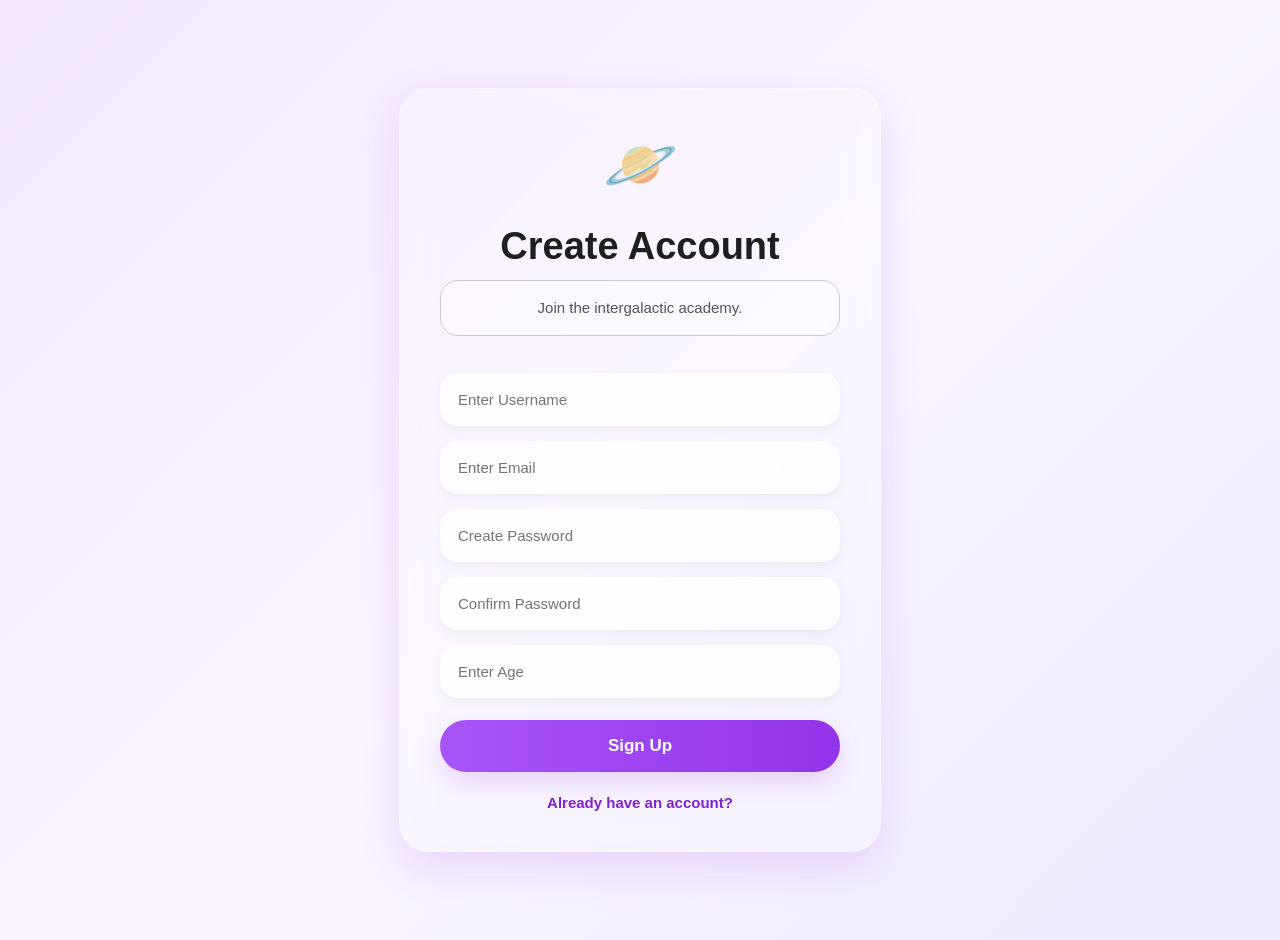
<file: index.html>
<!DOCTYPE html>
<html>
    <!DOCTYPE html>
<html>
    <head>
        <title>CosmoQuiz</title>
        <meta charset = "UTF-8"> <!--Supports all characters-->
        <meta name="viewport" content="width=device-width, initial-scale=1.0"> <!--Responsive Designing-->
        <link rel="stylesheet" href="styling.css"> <!--External Linking of CSS file-->
        <link rel="icon" type="image/png" href="favicon.png"> <!--Favicon-->
    </head>
    <body>

        <div class="login-container">

            <div id="messageBox" class="message-box"></div>

            <div class="login-card">

                <div class="login-icon">🪐</div>

                <h1>Create Account</h1>
                <p>Join the intergalactic academy.</p>
                
                <input type="text" id="signupUsername" placeholder="Enter Username">

                <input type="email" id="signupEmail" placeholder="Enter Email">
                
                <input type="password" id="signupPassword" placeholder="Create Password">

                <input type="password" id="confirmPassword" placeholder="Confirm Password">

                <input type="number" id="signupAge" placeholder="Enter Age">

                <button onclick="signupUser()">
                    Sign Up
                </button>

                <div class="auth-links">
                    <a href="02_LOGIN_PAGE_@.html">Already have an account?</a>
                </div>
            </div>
        </div>

       <script>

function showMessage(text){

    let box =
    document.getElementById("messageBox");

    box.innerHTML = text;

    box.classList.add("show");

    setTimeout(function(){

        box.classList.remove("show");

    },3000);
}

function signupUser(){

    let username = document.getElementById("signupUsername").value;

    let email = document.getElementById("signupEmail").value;

    let password = document.getElementById("signupPassword").value;

    let confirmPassword = document.getElementById("confirmPassword").value;

    let age = document.getElementById("signupAge").value;

    // EMPTY FIELDS
    if(username === "" || email === "" || password === "" || confirmPassword === "" || age === ""){

        showMessage(
            "Please fill all fields ⚠️"
        );

        return;
    }

    if(password !== confirmPassword){
        showMessage(
            "Passwords do not match ❌"
        );
        return;
    }

    // SAVE ACCOUNT
    localStorage.setItem('username',username);
    
    localStorage.setItem("email", email);

    localStorage.setItem("password", password);

    localStorage.setItem("age", age);

    showMessage(
        "Account Created Successfully 🚀"
    );

    setTimeout(function(){

        window.location.href =
        "02_LOGIN_PAGE_@.html";

    },1500);
}

</script>
    </body>
</html>
</file>
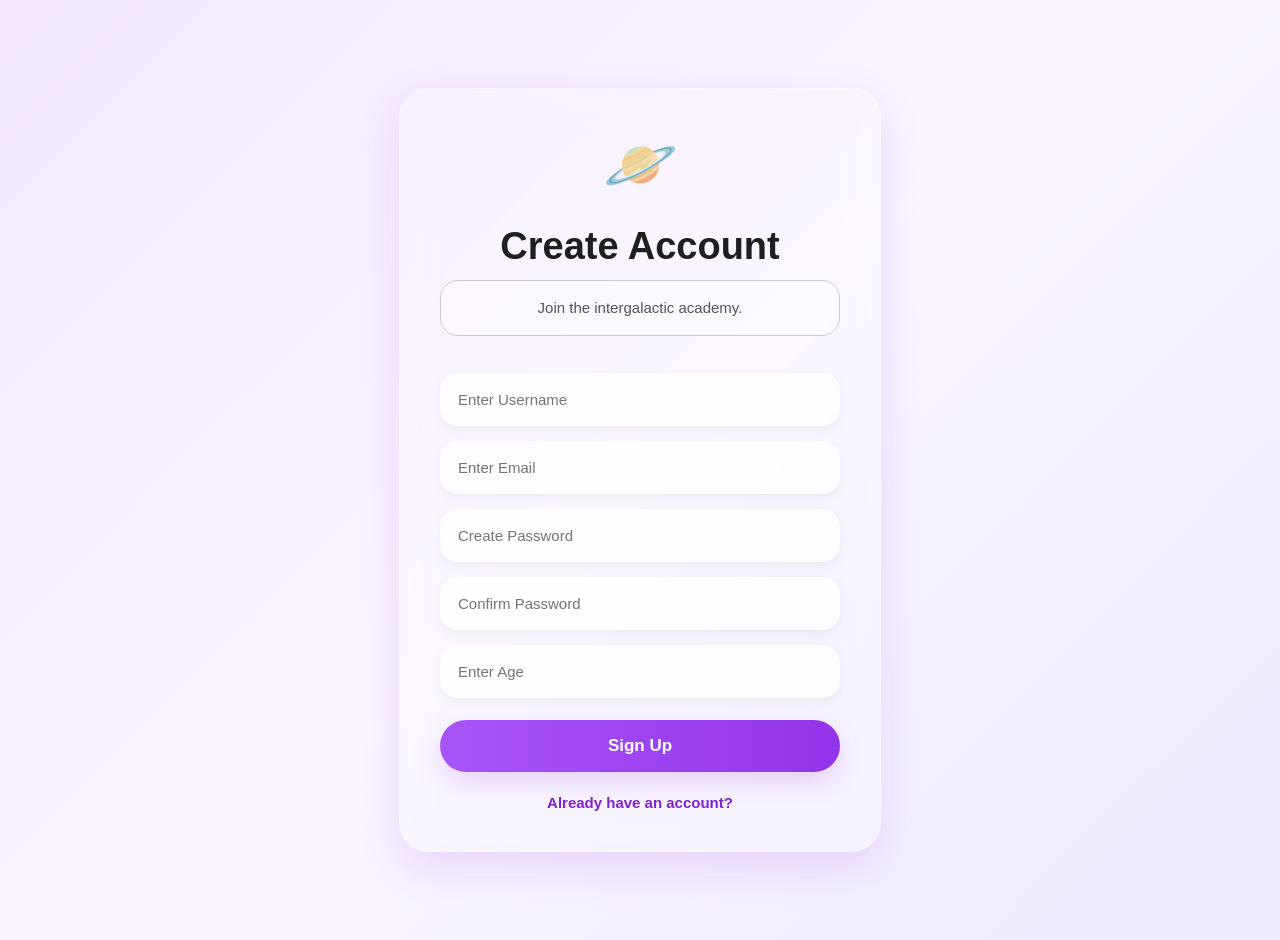
<file: 01_SIGN_UP_PAGE_@.html>
<!DOCTYPE html>
<html>
    <!DOCTYPE html>
<html>
    <head>
        <title>CosmoQuiz</title>
        <meta charset = "UTF-8"> <!--Supports all characters-->
        <meta name="viewport" content="width=device-width, initial-scale=1.0"> <!--Responsive Designing-->
        <link rel="stylesheet" href="styling.css"> <!--External Linking of CSS file-->
        <link rel="icon" type="image/png" href="favicon.png"> <!--Favicon-->
    </head>
    <body>

        <div class="login-container">

            <div id="messageBox" class="message-box"></div>

            <div class="login-card">

                <div class="login-icon">🪐</div>

                <h1>Create Account</h1>
                <p>Join the intergalactic academy.</p>
                
                <input type="text" id="signupUsername" placeholder="Enter Username">

                <input type="email" id="signupEmail" placeholder="Enter Email">
                
                <input type="password" id="signupPassword" placeholder="Create Password">

                <input type="password" id="confirmPassword" placeholder="Confirm Password">

                <input type="number" id="signupAge" placeholder="Enter Age">

                <button onclick="signupUser()">
                    Sign Up
                </button>

                <div class="auth-links">
                    <a href="02_LOGIN_PAGE_@.html">Already have an account?</a>
                </div>
            </div>
        </div>

       <script>

function showMessage(text){

    let box =
    document.getElementById("messageBox");

    box.innerHTML = text;

    box.classList.add("show");

    setTimeout(function(){

        box.classList.remove("show");

    },3000);
}

function signupUser(){

    let username = document.getElementById("signupUsername").value;

    let email = document.getElementById("signupEmail").value;

    let password = document.getElementById("signupPassword").value;

    let confirmPassword = document.getElementById("confirmPassword").value;

    let age = document.getElementById("signupAge").value;

    // EMPTY FIELDS
    if(username === "" || email === "" || password === "" || confirmPassword === "" || age === ""){

        showMessage(
            "Please fill all fields ⚠️"
        );

        return;
    }

    if(password !== confirmPassword){
        showMessage(
            "Passwords do not match ❌"
        );
        return;
    }

    // SAVE ACCOUNT
    localStorage.setItem('username',username);
    
    localStorage.setItem("email", email);

    localStorage.setItem("password", password);

    localStorage.setItem("age", age);

    showMessage(
        "Account Created Successfully 🚀"
    );

    setTimeout(function(){

        window.location.href =
        "02_LOGIN_PAGE_@.html";

    },1500);
}

</script>
    </body>
</html>
</file>
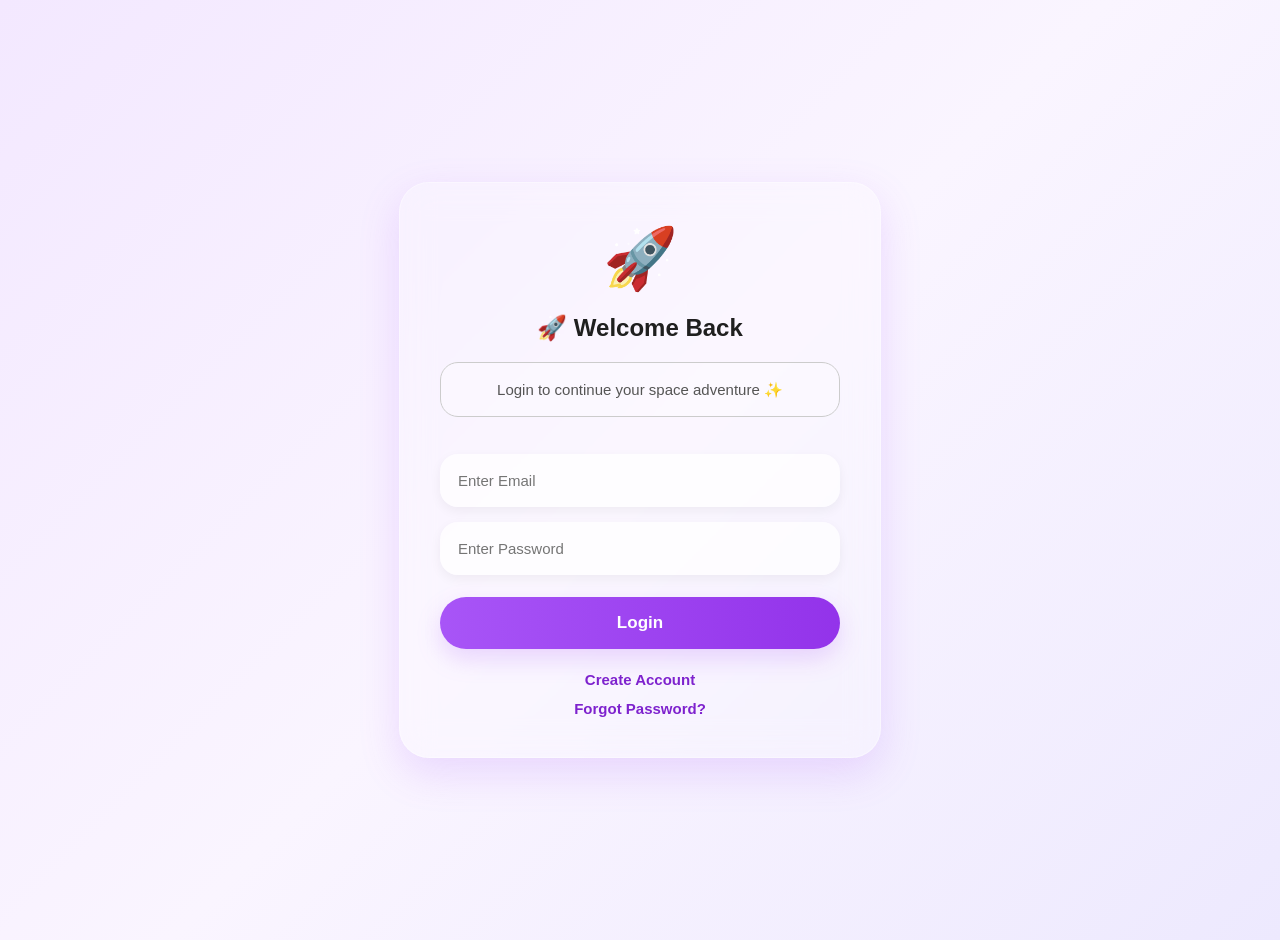
<file: 02_LOGIN_PAGE_@.html>
<!DOCTYPE html>
<html>
    <head>
         <title>Login - CosmoQuiz</title>
        <meta charset = "UTF-8"> <!--Supports all characters-->
        <meta name="viewport" content="width=device-width, initial-scale=1.0"> <!--Responsive Designing-->
        <link rel="stylesheet" href="styling.css"> <!--External Linking of CSS file-->
        <link rel="icon" type="image/png" href="favicon.png"> <!--Favicon-->
    </head>
    <body>
        <div class="login-container">

             <div id="messageBox" class="message-box"></div>

            <div class="login-card">
                <div class="login-icon">🚀</div>
                <h2>🚀 Welcome Back</h2>
                <p>Login to continue your space adventure ✨</p>

                <input type="email" id="email" placeholder="Enter Email">

                <input type="password" id="password" placeholder="Enter Password">

                <button onclick="loginUser()">Login</button>

                <div class="auth-links">
                    <a href="01_SIGN_UP_PAGE_@.html">Create Account</a>
                    <a href="03_FORGOT_PASSWORD_PAGE_@.html">Forgot Password?</a>
                </div>

            </div>

        </div>
        <script>

function showMessage(text){

    let box =
    document.getElementById("messageBox");

    box.innerHTML = text;

    box.classList.add("show");

    setTimeout(function(){

        box.classList.remove("show");

    },3000);
}

function loginUser(){

    let email = document.getElementById("email").value;

    let password = document.getElementById("password").value;

    let savedEmail = localStorage.getItem("email");

    let savedPassword = localStorage.getItem("password");

    let savedUsername = localStorage.getItem("username");

    // CHECK ACCOUNT
    if(savedEmail == null){

        showMessage("Please Sign Up First 🚀");

        setTimeout(function(){

            window.location.href =
            "01_SIGN_UP_PAGE_@.html";

        },1500);

        return;
    }

    // LOGIN SUCCESS
    if(email === savedEmail &&
       password === savedPassword){

        let savedUsername = localStorage.getItem("username");

        sessionStorage.setItem("username",savedUsername);

        showMessage("Login Successful 🚀");

        setTimeout(function(){

            window.location.href =
            "04_Home_page.html";

        },1500);
    }

    // WRONG DETAILS
    else{

        showMessage(
            "Invalid Email or Password ❌"
        );
    }
}
</script>
    </body>
</html>
</file>
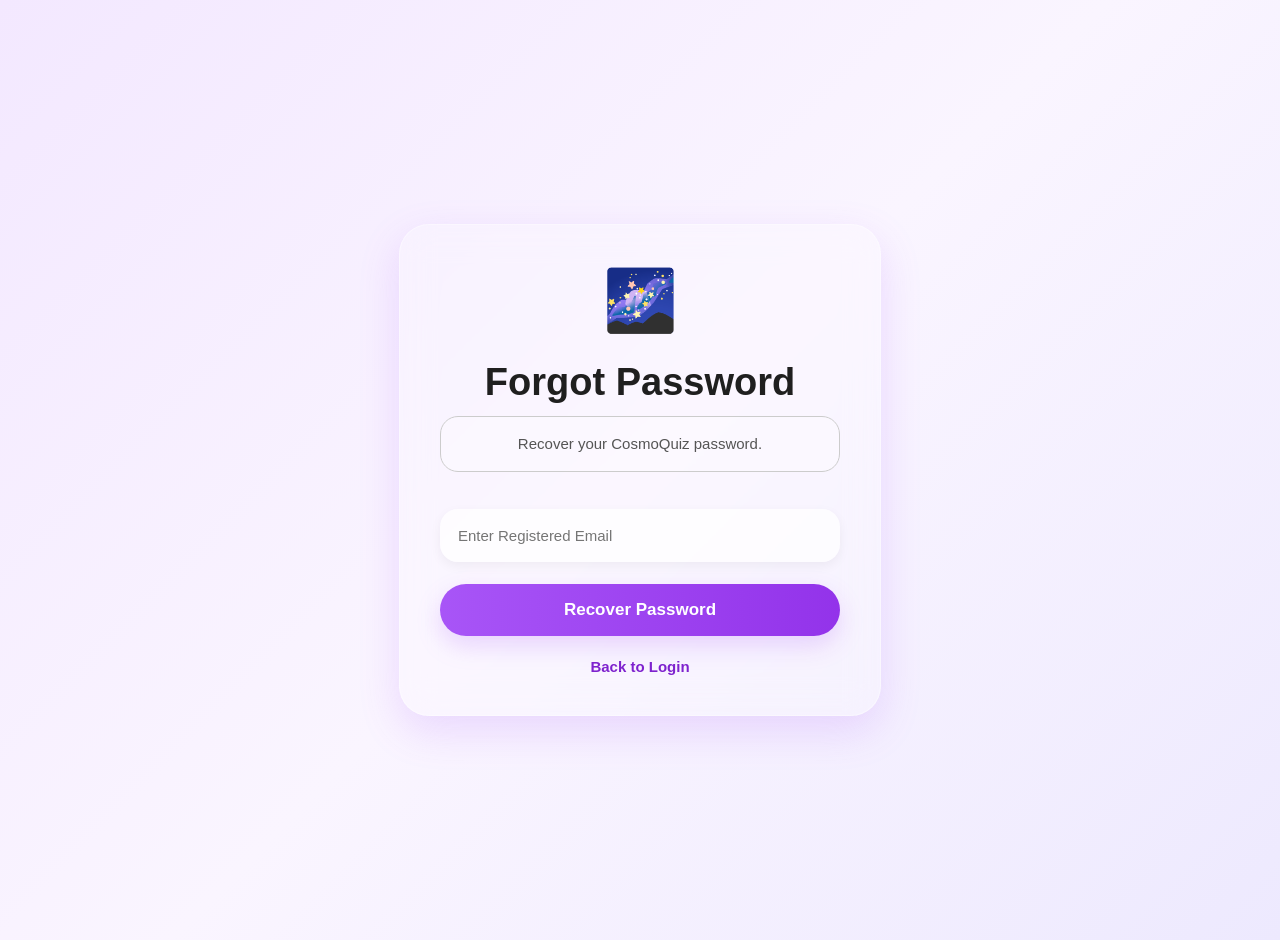
<file: 03_FORGOT_PASSWORD_PAGE_@.html>
<!DOCTYPE html>
<html>
    <head>
        <title>CosmoQuiz</title>
        <meta charset = "UTF-8"> <!--Supports all characters-->
        <meta name="viewport" content="width=device-width, initial-scale=1.0"> <!--Responsive Designing-->
        <link rel="stylesheet" href="styling.css"> <!--External Linking of CSS file-->
        <link rel="icon" type="image/png" href="favicon.png"> <!--Favicon-->
    </head>
    <body>

        <div class="login-container">

            <div id="messageBox" class="message-box"></div>

            <div id="resetPopup" class="reset-popup">

    <div class="reset-card">

        <h2>🔐 Reset Password</h2>

        <input type="password" id="newPassword" placeholder="Enter New Password">

        <button onclick="saveNewPassword()">
            Update Password
        </button>

    </div>

</div>

            <div class="login-card">

                <div class="login-icon">🌌</div>

                <h1>Forgot Password</h1>

                <p>Recover your CosmoQuiz password.</p>

                <input type="email" id="forgotEmail" placeholder="Enter Registered Email">

                <button onclick="recoverPassword()">
                    Recover Password
                </button>

                <div class="auth-links">
                    <a href="02_LOGIN_PAGE_@.html">Back to Login</a>
                </div>
            </div>
        </div>

        <script>

function showMessage(text){

    let box =
    document.getElementById("messageBox");

    box.innerHTML = text;

    box.classList.add("show");

    setTimeout(function(){

        box.classList.remove("show");

    },3000);
}

// OPEN RESET POPUP
function recoverPassword(){

    let email =
    document.getElementById("forgotEmail").value;

    let savedEmail =
    localStorage.getItem("email");

    // EMAIL FOUND
    if(email === savedEmail){

        document
        .getElementById("resetPopup")
        .classList.add("show");
    }

    // EMAIL NOT FOUND
    else{

        showMessage(
            "Email Not Found ❌"
        );
    }
}

// SAVE PASSWORD
function saveNewPassword(){

    let newPassword =
    document.getElementById("newPassword").value;

    if(newPassword === ""){

        showMessage(
            "Enter New Password ⚠️"
        );

        return;
    }

    localStorage.setItem(
        "password",
        newPassword
    );

    document
    .getElementById("resetPopup")
    .classList.remove("show");

    showMessage(
        "Password Updated Successfully 🚀"
    );

    setTimeout(function(){

        window.location.href =
        "02_LOGIN_PAGE_@.html";

    },1500);
}

</script>
        
    </body>
</html>
</file>
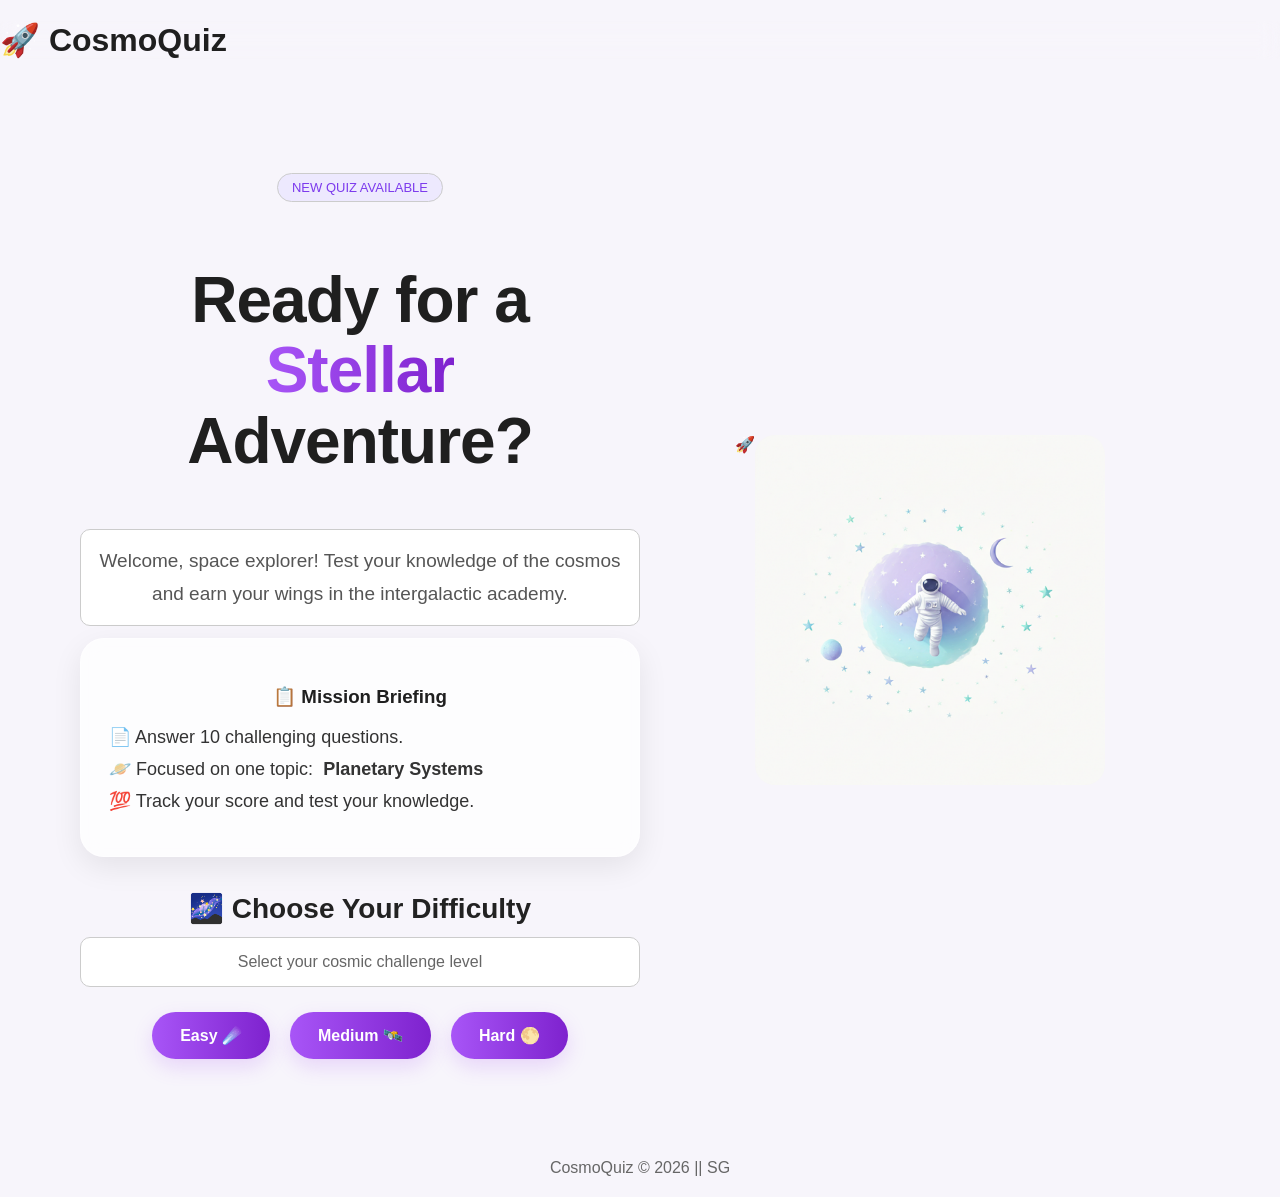
<file: 04_Home _page.html>
<!DOCTYPE html>
<html>
    <head>
        <title>CosmoQuiz</title>
        <meta charset = "UTF-8"> <!--Supports all characters-->
        <meta name="viewport" content="width=device-width, initial-scale=1.0"> <!--Responsive Designing-->
        <link rel="stylesheet" href="styling.css"> <!--External Linking of CSS file-->
        <link rel="icon" type="image/png" href="favicon.png"> <!--Favicon-->
    </head>

    <body>
        <header class="navbar">
            <h1>🚀 CosmoQuiz</h1>
        </header>
        <!--MAIN HOME SECTION-->
        <section class="home"> 
            <div class="home-left"> <!--LEFT SIDE CONTENT-->
                <p class="badge">NEW QUIZ AVAILABLE</p> <!--BADGE-->

                <h1>
                    Ready for a <br><span>Stellar</span><br>
                    Adventure? 
                </h1>
                <!--INTRO PARA-->
                <p class="introduction">
                    Welcome, space explorer! Test your knowledge of the cosmos and earn your wings in the intergalactic academy.
                </p>


                <div class="card">
                    <h3>📋 Mission Briefing</h3>
                    <ul>
                        <!--LIST OF INSTRUCTIONS-->
                        <li>📄 Answer 10 challenging questions.</li>
                        <li>🪐 Focused on one topic: <b>Planetary Systems</b></li>
                        <li>💯 Track your score and test your knowledge.</li>
                    </ul>
                </div>

                <div class="difficulty-section">

                    <h3 class="difficulty-title">
                         🌌 Choose Your Difficulty
                    </h3>

                    <p class="difficulty-subtitle">
                        Select your cosmic challenge level
                    </p>
                    <div class="difficulty-buttons">
                        <button onclick="setDifficulty('easy')">
                             Easy ☄️
                        </button>

                        <button onclick="setDifficulty('medium')">
                            Medium 🛰️
                        </button>

                        <button onclick="setDifficulty('hard')">
                            Hard 🌕
                        </button>

    </div>

</div>
                
            </div>

            <!--RIGHT SIDE BUTTON-->
            <div class="home-right">
                <div class="planet">🚀</div>
                <img src="astronaut.png" class="home-image">
            </div>
        </section>
        <script>
            function setDifficulty(level){
                sessionStorage.setItem("difficulty", level);
                window.location.href = "05_QUIZ_PAGE_@.html";
}
        </script>

        <!--FOOTER-->
        <footer>
            CosmoQuiz © 2026 || SG
        </footer>
    </body>
</html>
</file>
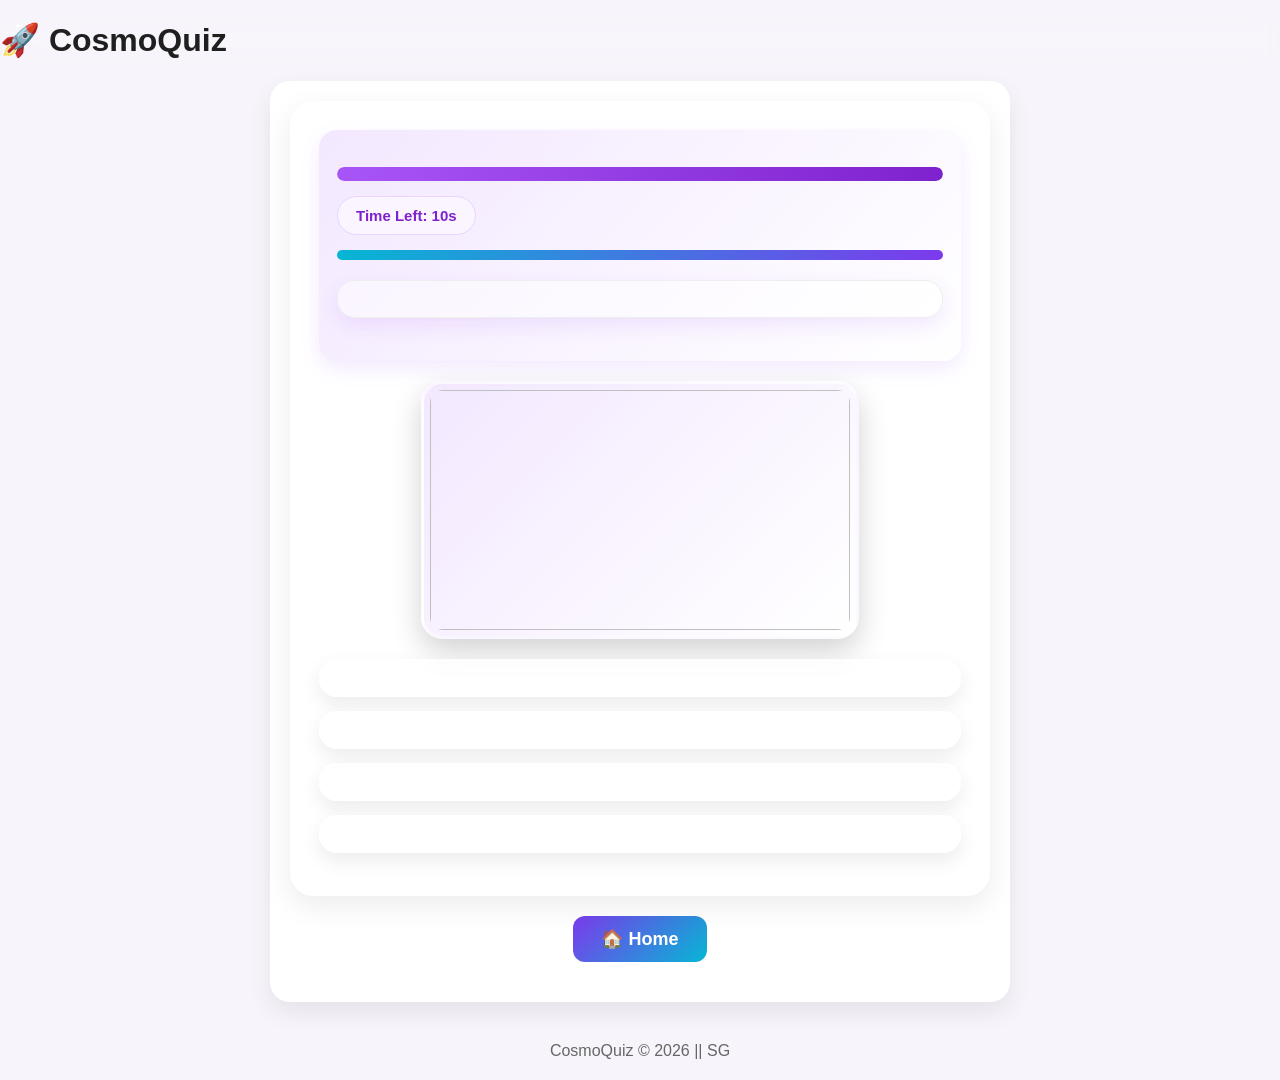
<file: 05_QUIZ_PAGE_@.html>
<!DOCTYPE html>
<html>
    <head>
         <title>CosmoQuiz</title>
        <meta charset = "UTF-8"> <!--Supports all characters-->
        <meta name="viewport" content="width=device-width, initial-scale=1.0"> <!--Responsive Designing-->
        <link rel="stylesheet" href="styling.css"> <!--External Linking of CSS file-->
       <link rel="icon" type="image/png" href="favicon.png"> <!--Favicon-->
       </head>
    <body>
        <header class="navbar">
            <h1>🚀 CosmoQuiz</h1>
        </header>

        <div class="quiz-container">
            
            <div class="card">
                
                <div class="quiz-top">
                    <h3 id="progressText"></h3> <!--QUESTION HEADING-->
                    <h3 id="difficulty"></h3>
                <div class="progress-bar"><!--PROGRESS BAR-->
                    <div id="progressFill" class="progress"></div>
                </div>
                <h3 id="timer">Time Left: 10s</h3>
                <div class="timer-bar">
                    <div id="timerFill"></div>
                </div>
                    <h2 id="question"></h2><!--QUESTION TEXT-->
                </div>

                

                <img id="quizImage" class="quizImage"><!--QUESTION IMAGE-->
                <!--OPTIONS-->
                <p id="opt1" class="option" onclick="checkAnswer(0)"></p>
                <p id="opt2" class="option" onclick="checkAnswer(1)"></p>
                <p id="opt3" class="option" onclick="checkAnswer(2)"></p>
                <p id="opt4" class="option" onclick="checkAnswer(3)"></p>
            </div>
            <!-- POPUP ON CLICKING WRONG ANSWER -->
            <div id="popup" class="popup">
                <div class="popup-card">
                   <h2 id="popupTitle">⚠️ Alert</h2>

                   <img id="popupImage" class="popup-image">
                   <p>
                    Correct Answer: 
                    <span id="correctAnswer"></span>
                   </p>

                   <p id="popupExplanation"></p>

                   <button onclick="closePopup()">Continue 🚀</button>
                </div>
            </div>
            <script>
                //QUESTION ARRAY [ARRAY OF OBJECTS]
                let questions = [

{
    question: "Why does Mars appear red?",

    options: [
        "Volcanic lava",
        "Iron oxide (rust) on surface",
        "Water reflection",
        "Carbon deposits"
    ],

    answer: "Iron oxide (rust) on surface",

    level: "Easy",

    explanation:
    "Mars appears red because its soil contains iron oxide, commonly known as rust.",

    image:
    "https://cdn.mos.cms.futurecdn.net/kCbvedK262UGLXCLFeW5oS.jpg"
},

{
    question: "Which planet has the shortest day?",

    options: [
        "Earth",
        "Jupiter",
        "Mars",
        "Saturn"
    ],

    answer: "Jupiter",

    level: "Easy",

    explanation:
    "Jupiter rotates extremely fast and completes one rotation in about 10 hours.",

    image:
    "https://static.vecteezy.com/system/resources/thumbnails/021/184/177/original/jupiter-planet-3d-footage-space-exploration-video.jpg"
},

{
    question: "Why can't Mercury keep a thick atmosphere?",

    options: [
        "Low gravity and high temperature",
        "Too many moons",
        "Strong magnetic field",
        "Presence of water"
    ],

    answer: "Low gravity and high temperature",

    level: "Medium",

    explanation:
    "Mercury has weak gravity and is very close to the Sun, causing gases to escape easily.",

    image:
    "https://tse4.mm.bing.net/th/id/OIP.hQjkmhIKTSQU3plToChF0gHaEK?rs=1&pid=ImgDetMain&o=7&rm=3"
},

{
    question: "Why is Venus the hottest planet?",

    options: [
        "Closest to the Sun",
        "Thick CO₂ atmosphere causing greenhouse effect",
        "Fast rotation",
        "Lack of clouds"
    ],

    answer:
    "Thick CO₂ atmosphere causing greenhouse effect",

    level: "Medium",

    explanation:
    "Venus traps heat because of its dense carbon dioxide atmosphere, creating an intense greenhouse effect.",

    image:
    "https://cdn.mos.cms.futurecdn.net/BSPnH7exyqzuxPxtyt3bbh.jpg"
},

{
    question: "Why can't humans stand on Jupiter?",

    options: [
        "It has no solid surface",
        "It is too small",
        "It has no gravity",
        "It is too cold"
    ],

    answer: "It has no solid surface",

    level: "Easy",

    explanation:
    "Jupiter is a gas giant made mostly of gases, so there is no solid ground to stand on.",

    image:
    "https://static.vecteezy.com/system/resources/thumbnails/021/184/177/original/jupiter-planet-3d-footage-space-exploration-video.jpg"
},

{
    question: "Why is Neptune blue?",

    options: [
        "Oxygen in atmosphere",
        "Methane absorbing red light",
        "Water oceans",
        "Cloud reflection"
    ],

    answer: "Methane absorbing red light",

    level: "Medium",

    explanation:
    "Methane gas in Neptune’s atmosphere absorbs red light and reflects blue light.",

    image:
    "https://tse4.mm.bing.net/th/id/OIP.nvPPmoNb95yd3YmIdPRJLQHaEK?rs=1&pid=ImgDetMain&o=7&rm=3"
},

{
    question: "What makes Earth unique?",

    options: [
        "Largest planet",
        "Supports life and liquid water",
        "Closest to Sun",
        "No atmosphere"
    ],

    answer: "Supports life and liquid water",

    level: "Easy",

    explanation:
    "Earth has the right temperature, atmosphere, and liquid water needed for life.",

    image:
    "https://images8.alphacoders.com/549/549917.jpg"
},

{
    question: "Which planet is named after the Roman god of the sea?",

    options: [
        "Uranus",
        "Mars",
        "Jupiter",
        "Neptune"
    ],

    answer: "Neptune",

    level: "Easy",

    explanation:
    "Neptune was named after the Roman god of the sea because of its deep blue color.",

    image:
    "https://tse4.mm.bing.net/th/id/OIP.nvPPmoNb95yd3YmIdPRJLQHaEK?rs=1&pid=ImgDetMain&o=7&rm=3"
},

{
    question: "Which planet has the coldest atmosphere?",

    options: [
        "Earth",
        "Saturn",
        "Neptune",
        "Uranus"
    ],

    answer: "Uranus",

    level: "Hard",

    explanation:
    "Uranus records the coldest temperatures in the solar system, even colder than Neptune.",

    image:
    "https://starwalk.space/gallery/images/uranus-facts/1920x1080.jpg"
},

{
    question: "What are Saturn's rings mainly made of?",

    options: [
        "Lava",
        "Ice and rock particles",
        "Gas clouds",
        "Dust storms"
    ],

    answer: "Ice and rock particles",

    level: "Easy",

    explanation:
    "Saturn’s rings are made mostly of billions of ice particles mixed with rocks and dust.",

    image:
    "https://www.sciencefriday.com/wp-content/uploads/2022/09/saturn-rings.jpg"
},

{
    question: "Which planet rotates on its side?",

    options: [
        "Mars",
        "Venus",
        "Uranus",
        "Mercury"
    ],

    answer: "Uranus",

    level: "Hard",

    explanation:
    "Uranus rotates almost completely sideways due to a massive collision long ago.",

    image:
    "https://starwalk.space/gallery/images/uranus-facts/1920x1080.jpg"
},

{
    question: "Which planet has the Great Red Spot?",

    options: [
        "Saturn",
        "Mars",
        "Jupiter",
        "Neptune"
    ],

    answer: "Jupiter",

    level: "Medium",

    explanation:
    "The Great Red Spot is a giant storm on Jupiter that has existed for hundreds of years.",

    image:
    "https://www.worldatlas.com/r/w1200-q80/upload/c8/90/40/b7172246-8eba-4223-9902-64e3ad9fae77.jpeg"
},

{
    question: "Which planet takes the longest time to orbit the Sun?",

    options: [
        "Neptune",
        "Saturn",
        "Mars",
        "Venus"
    ],

    answer: "Neptune",

    level: "Medium",

    explanation:
    "Neptune takes about 165 Earth years to complete one orbit around the Sun.",

    image:
    "https://tse4.mm.bing.net/th/id/OIP.nvPPmoNb95yd3YmIdPRJLQHaEK?rs=1&pid=ImgDetMain&o=7&rm=3"
},

{
    question: "Which is the largest planet in the solar system?",

    options: [
        "Earth",
        "Jupiter",
        "Saturn",
        "Neptune"
    ],

    answer: "Jupiter",

    level: "Easy",

    explanation:
    "Jupiter is the biggest planet and could fit more than 1,300 Earths inside it.",

    image:
    "https://static.vecteezy.com/system/resources/thumbnails/021/184/177/original/jupiter-planet-3d-footage-space-exploration-video.jpg"
},

{
    question: "Why does the Moon shine?",

    options: [
        "It produces its own light",
        "It reflects sunlight",
        "It contains lava",
        "Stars light it up"
    ],

    answer: "It reflects sunlight",

    level: "Easy",

    explanation:
    "The Moon does not create light. It shines because it reflects sunlight.",

    image:
    "https://images.unsplash.com/photo-1532693322450-2cb5c511067d"
},
{
    question: "Which planet is known as the Morning Star?",

    options: [
        "Mars",
        "Venus",
        "Mercury",
        "Saturn"
    ],

    answer: "Venus",

    level: "Easy",

    explanation:
    "Venus appears very bright in the sky before sunrise and after sunset, earning the name Morning Star.",

    image:
    "https://cdn.mos.cms.futurecdn.net/BSPnH7exyqzuxPxtyt3bbh.jpg"
},

{
    question: "Why does the Moon have craters?",

    options: [
        "Volcanoes",
        "Meteor impacts",
        "Water erosion",
        "Earthquakes"
    ],

    answer: "Meteor impacts",

    level: "Easy",

    explanation:
    "The Moon has almost no atmosphere, so meteors hit its surface directly and create craters.",

    image:
    "https://images.unsplash.com/photo-1532693322450-2cb5c511067d"
},

{
    question: "Which planet has the strongest winds?",

    options: [
        "Earth",
        "Neptune",
        "Venus",
        "Mars"
    ],

    answer: "Neptune",

    level: "Medium",

    explanation:
    "Neptune experiences extremely fast winds reaching over 2,000 km/h.",

    image:
    "https://tse4.mm.bing.net/th/id/OIP.nvPPmoNb95yd3YmIdPRJLQHaEK?rs=1&pid=ImgDetMain&o=7&rm=3"
},

{
    question: "What is the Sun mainly made of?",

    options: [
        "Rock",
        "Hydrogen and helium",
        "Ice",
        "Oxygen"
    ],

    answer: "Hydrogen and helium",

    level: "Easy",

    explanation:
    "The Sun is mostly hydrogen gas, which undergoes nuclear fusion to produce energy.",

    image:
    "https://www.worldatlas.com/r/w1200-q80/upload/c8/90/40/b7172246-8eba-4223-9902-64e3ad9fae77.jpeg"
},

{
    question: "Which planet has the most moons?",

    options: [
        "Earth",
        "Jupiter",
        "Mars",
        "Venus"
    ],

    answer: "Jupiter",

    level: "Medium",

    explanation:
    "Jupiter has the largest number of known moons in the solar system.",

    image:
    "https://static.vecteezy.com/system/resources/thumbnails/021/184/177/original/jupiter-planet-3d-footage-space-exploration-video.jpg"
},

{
    question: "Which planet is closest to the Sun?",

    options: [
        "Venus",
        "Mercury",
        "Earth",
        "Mars"
    ],

    answer: "Mercury",

    level: "Easy",

    explanation:
    "Mercury is the nearest planet to the Sun and completes an orbit in just 88 days.",

    image:
    "https://tse4.mm.bing.net/th/id/OIP.hQjkmhIKTSQU3plToChF0gHaEK?rs=1&pid=ImgDetMain&o=7&rm=3"
},

{
    question: "Why is Mars called the Red Planet?",

    options: [
        "Red oceans",
        "Rust on the surface",
        "Red clouds",
        "Volcanic eruptions"
    ],

    answer: "Rust on the surface",

    level: "Easy",

    explanation:
    "Iron-rich dust on Mars oxidizes and creates the planet’s reddish appearance.",

    image:
    "https://cdn.mos.cms.futurecdn.net/kCbvedK262UGLXCLFeW5oS.jpg"
},

{
    question: "Which planet has visible rings?",

    options: [
        "Mercury",
        "Venus",
        "Saturn",
        "Mars"
    ],

    answer: "Saturn",

    level: "Easy",

    explanation:
    "Saturn’s rings are bright and easily visible because they reflect sunlight strongly.",

    image:
    "https://www.sciencefriday.com/wp-content/uploads/2022/09/saturn-rings.jpg"
},

{
    question: "What causes day and night on Earth?",

    options: [
        "Earth orbiting the Sun",
        "Earth rotating on its axis",
        "Moon movement",
        "Cloud movement"
    ],

    answer: "Earth rotating on its axis",

    level: "Easy",

    explanation:
    "As Earth spins, different parts face toward or away from the Sun.",

    image:
    "https://images8.alphacoders.com/549/549917.jpg"
},

{
    question: "Which galaxy contains our solar system?",

    options: [
        "Andromeda",
        "Whirlpool",
        "Milky Way",
        "Sombrero"
    ],

    answer: "Milky Way",

    level: "Easy",

    explanation:
    "Our solar system is located inside the Milky Way galaxy.",

    image:
    "https://images.unsplash.com/photo-1462331940025-496dfbfc7564"
},

{
    question: "What is a shooting star?",

    options: [
        "A dying planet",
        "A meteor burning in atmosphere",
        "A comet",
        "A satellite"
    ],

    answer: "A meteor burning in atmosphere",

    level: "Medium",

    explanation:
    "A shooting star is actually a small space rock burning up as it enters Earth’s atmosphere.",

    image:
    "https://images.unsplash.com/photo-1502134249126-9f3755a50d78"
},

{
    question: "Which planet has the tallest volcano?",

    options: [
        "Earth",
        "Mars",
        "Venus",
        "Jupiter"
    ],

    answer: "Mars",

    level: "Medium",

    explanation:
    "Olympus Mons on Mars is the tallest volcano in the solar system.",

    image:
    "https://cdn.mos.cms.futurecdn.net/kCbvedK262UGLXCLFeW5oS.jpg"
},

{
    question: "Why is Pluto no longer called a planet?",

    options: [
        "Too cold",
        "Too small to clear its orbit",
        "No moons",
        "Too far away"
    ],

    answer: "Too small to clear its orbit",

    level: "Hard",

    explanation:
    "Pluto does not dominate its orbit like the major planets do, so it is classified as a dwarf planet.",

    image:
    "https://images.unsplash.com/photo-1614313913007-2b4ae8ce32d6"
},

{
    question: "Which planet spins backward?",

    options: [
        "Earth",
        "Venus",
        "Mars",
        "Saturn"
    ],

    answer: "Venus",

    level: "Hard",

    explanation:
    "Venus rotates in the opposite direction compared to most planets.",

    image:
    "https://cdn.mos.cms.futurecdn.net/BSPnH7exyqzuxPxtyt3bbh.jpg"
},

{
    question: "What protects Earth from harmful solar radiation?",

    options: [
        "Clouds",
        "Magnetic field",
        "Moon",
        "Oceans"
    ],

    answer: "Magnetic field",

    level: "Medium",

    explanation:
    "Earth’s magnetic field deflects dangerous charged particles from the Sun.",

    image:
    "https://images8.alphacoders.com/549/549917.jpg"
},
{
    question: "Which planet has the longest day in the solar system?",

    options: [
        "Mercury",
        "Venus",
        "Mars",
        "Saturn"
    ],

    answer: "Venus",

    level: "Hard",

    explanation:
    "Venus rotates extremely slowly and one Venus day lasts longer than its year.",

    image:
    "https://cdn.mos.cms.futurecdn.net/BSPnH7exyqzuxPxtyt3bbh.jpg"
},

{
    question: "What is the name of the largest volcano in the solar system?",

    options: [
        "Mount Everest",
        "Olympus Mons",
        "Mauna Loa",
        "Vesuvius"
    ],

    answer: "Olympus Mons",

    level: "Hard",

    explanation:
    "Olympus Mons on Mars is the tallest known volcano in the solar system.",

    image:
    "https://cdn.mos.cms.futurecdn.net/kCbvedK262UGLXCLFeW5oS.jpg"
},

{
    question: "Which planet has a magnetic field tilted almost completely sideways?",

    options: [
        "Earth",
        "Mars",
        "Uranus",
        "Mercury"
    ],

    answer: "Uranus",

    level: "Hard",

    explanation:
    "Uranus has an unusual magnetic field tilted about 59 degrees from its rotation axis.",

    image:
    "https://starwalk.space/gallery/images/uranus-facts/1920x1080.jpg"
},

{
    question: "Why is Venus brighter than most planets in the night sky?",

    options: [
        "It is the closest planet",
        "Its thick clouds reflect sunlight",
        "It produces its own light",
        "It has rings"
    ],

    answer: "Its thick clouds reflect sunlight",

    level: "Hard",

    explanation:
    "Venus appears extremely bright because its thick clouds reflect a large amount of sunlight.",

    image:
    "https://cdn.mos.cms.futurecdn.net/BSPnH7exyqzuxPxtyt3bbh.jpg"
},

{
    question: "Which planet experiences diamond rain according to scientists?",

    options: [
        "Earth",
        "Neptune",
        "Mercury",
        "Mars"
    ],

    answer: "Neptune",

    level: "Hard",

    explanation:
    "Scientists believe intense pressure inside Neptune may compress carbon into diamonds.",

    image:
    "https://tse4.mm.bing.net/th/id/OIP.nvPPmoNb95yd3YmIdPRJLQHaEK?rs=1&pid=ImgDetMain&o=7&rm=3"
},

{
    question: "What causes Saturn’s rings to shine brightly?",

    options: [
        "Molten lava",
        "Frozen ice particles reflecting sunlight",
        "Electric currents",
        "Solar explosions"
    ],

    answer: "Frozen ice particles reflecting sunlight",

    level: "Hard",

    explanation:
    "Saturn’s rings contain billions of icy particles that strongly reflect sunlight.",

    image:
    "https://www.sciencefriday.com/wp-content/uploads/2022/09/saturn-rings.jpg"
},

{
    question: "Which planet has the strongest gravitational pull?",

    options: [
        "Earth",
        "Neptune",
        "Jupiter",
        "Saturn"
    ],

    answer: "Jupiter",

    level: "Hard",

    explanation:
    "Jupiter is the most massive planet and therefore has the strongest gravity.",

    image:
    "https://static.vecteezy.com/system/resources/thumbnails/021/184/177/original/jupiter-planet-3d-footage-space-exploration-video.jpg"
},

{
    question: "Why is Mercury heavily covered with craters?",

    options: [
        "Frequent volcanic eruptions",
        "Lack of atmosphere",
        "Strong winds",
        "Heavy rainfall"
    ],

    answer: "Lack of atmosphere",

    level: "Hard",

    explanation:
    "Mercury has almost no atmosphere, so meteors hit its surface directly.",

    image:
    "https://tse4.mm.bing.net/th/id/OIP.hQjkmhIKTSQU3plToChF0gHaEK?rs=1&pid=ImgDetMain&o=7&rm=3"
},

{
    question: "Which planet has seasons lasting over 20 Earth years?",

    options: [
        "Saturn",
        "Mars",
        "Earth",
        "Mercury"
    ],

    answer: "Saturn",

    level: "Hard",

    explanation:
    "Because Saturn takes nearly 29 Earth years to orbit the Sun, each season lasts over 7 Earth years.",

    image:
    "https://www.sciencefriday.com/wp-content/uploads/2022/09/saturn-rings.jpg"
},

{
    question: "What is the main reason Mars has weaker gravity than Earth?",

    options: [
        "It spins slower",
        "It is smaller in size",
        "It lacks oxygen",
        "It is farther from the Sun"
    ],

    answer: "It is smaller in size",

    level: "Hard",

    explanation:
    "Mars has less mass than Earth, so its gravitational pull is weaker.",

    image:
    "https://cdn.mos.cms.futurecdn.net/kCbvedK262UGLXCLFeW5oS.jpg"
},

];

// GET DIFFICULTY

let difficulty =
sessionStorage.getItem("difficulty");

if(difficulty == "easy"){

    questions2 =
    questions.filter(q => q.level === "Easy");
}

else if(difficulty == "medium"){

    questions2 =
    questions.filter(q => q.level === "Medium");
}

else if(difficulty == "hard"){

    questions2 =
    questions.filter(q => q.level === "Hard");
}

// RANDOMIZE questions2

questions2.sort(
    () => Math.random() - 0.5
);

// PICK RANDOM 10

questions2 =
questions2.slice(0,10);


                 
let current = 0;
let score = 0;

let timeLeft = 10;
let timer;

// LOAD QUESTION
function loadQuestion(){

    window.scrollTo({
        top: 0,
        behavior: "smooth"
    });    

    //HIDE POPUP
    document.getElementById("popup").style.display = "none";

    //UPDATE QUESTION TEXT
    document.getElementById("progressText").innerHTML = "Question " + (current + 1) + " out of " + questions2.length;


    //LEVEL
    let levelText = questions2[current].level;
    let difficulty = document.getElementById("difficulty");
    difficulty.innerHTML = "Level : " + levelText;

    if(levelText == "Easy"){
        difficulty.style.color = "#22c55e";
    }
    else if(levelText == "Medium"){
        difficulty.style.color = "#f97316";
    }
    else{
        difficulty.style.color = "#ef4444";
    }

    //UPDATE PROGRESS BAR
    let percent = ((current + 1) / questions2.length) * 100;
    document.getElementById("progressFill").style.width = percent + "%";

//SET questions2
document.getElementById("question").innerHTML = questions2[current].question;

//SET IMAGES
let img = document.getElementById("quizImage");
img.src = questions2[current].image;
img.onerror = function(){
    img.src = "https://i.pinimg.com/736x/09/12/4e/09124e265c102c5092097ca36c7c6b80.jpg";
}


//SET OPTIONS
document.getElementById("opt1").innerHTML = questions2[current].options[0];
document.getElementById("opt2").innerHTML = questions2[current].options[1];
document.getElementById("opt3").innerHTML = questions2[current].options[2];
document.getElementById("opt4").innerHTML = questions2[current].options[3];

//RESET colors
document.getElementById("opt1").style.background = "";
document.getElementById("opt2").style.background = "";
document.getElementById("opt3").style.background = "";
document.getElementById("opt4").style.background = "";

//Enable Click again
document.getElementById("opt1").onclick = function(){ checkAnswer(0) };
document.getElementById("opt2").onclick = function(){ checkAnswer(1) };
document.getElementById("opt3").onclick = function(){ checkAnswer(2) };
document.getElementById("opt4").onclick = function(){ checkAnswer(3) };

//RESET TIMER
timeLeft = 10;
document.getElementById("timer").innerHTML = "Time Left: " + timeLeft + "s";

// clear previous timer
clearInterval(timer);

//start timer 
timer = setInterval(function(){
    timeLeft--;
    document.getElementById("timer").innerHTML = "Time Left: " + timeLeft + "s";

    let timerPercent = (timeLeft / 10) * 100;
document.getElementById("timerFill").style.width = timerPercent + "%";

    if(timeLeft === 0){
        clearInterval(timer);
        
        setTimeout(function(){
            current++;

        if(current<questions2.length){
            loadQuestion();
        }
        else{
            endQuiz();
        }
        },800);
    }
}, 1000);
}

// CHECK ANSWER
function checkAnswer(index){

clearInterval(timer);

let selected = questions2[current].options[index].trim();

let opt1 = document.getElementById("opt1");
let opt2 = document.getElementById("opt2");
let opt3 = document.getElementById("opt3");
let opt4 = document.getElementById("opt4");

let options = [opt1,opt2,opt3,opt4];

// disable clicking again
for(let i=0; i<options.length; i++){
    options[i].onclick = null;
}

// CORRECT ANSWER
// CORRECT ANSWER
if(
    selected.toLowerCase().trim() ===
    questions2[current].answer.toLowerCase().trim()
){

    score++;

    options[index].style.background ="#d4edda";

    // TITLE
    document.getElementById("popupTitle").innerHTML =
    "✅ Correct Answer";

    // ANSWER
    document.getElementById("correctAnswer").innerHTML =
    questions2[current].answer;

    // EXPLANATION
    document.getElementById("popupExplanation").innerHTML =
    questions2[current].explanation;

    // IMAGE
    document.getElementById("popupImage").src =
    questions2[current].image;

    // SHOW POPUP
    document.getElementById("popup").style.display ="flex";
}

// WRONG ANSWER
else{

    options[index].style.background = "#fee2e2";

    // TITLE
    document.getElementById("popupTitle").innerHTML =
    "❌ Wrong Answer";

    // CORRECT ANSWER
    document.getElementById("correctAnswer").innerHTML =
    questions2[current].answer;

    // EXPLANATION
    document.getElementById("popupExplanation").innerHTML =
    questions2[current].explanation;

    // IMAGE
    document.getElementById("popupImage").src =
    questions2[current].image;

    // SHOW POPUP
    document.getElementById("popup").style.display ="flex";
}}


// CLOSE POPUP
function closePopup(){

    document.getElementById("popup").style.display = "none";

    current++;

    if(current < questions2.length){
        loadQuestion();
    }
    else{
        endQuiz();
    }
}

// END QUIZ
function endQuiz(){

    clearInterval(timer);

    // store score
    sessionStorage.setItem("score", score);
    sessionStorage.setItem("total", questions2.length);

    //high score
    let highScore = localStorage.getItem("highScore") || 0;
    if(score > highScore){
        localStorage.setItem("highScore",score);
    }

    //leader board
    let leaderboard = JSON.parse(localStorage.getItem("leaderboard")) || [];

    leaderboard.push({
        score: score,
        time: new Date().toLocaleTimeString()
    });

    localStorage.setItem("leaderboard",JSON.stringify(leaderboard));

    // redirect
    window.location.href = "06_RESULT_PAGE_@.html";
}

// START
loadQuestion();


            </script>
        

            <div class="top-home-btn">
                <a href="04_Home_page.html" class="home-btn">🏠 Home</a>
            </div>
        
        </div>
        <footer>
            CosmoQuiz © 2026 || SG
        </footer>
    </body>
</html>
</file>
<file: styling.css>
/*LOGIN, SIGN-UP, FORGOT PASSWORD*/
.auth-links{
    margin-top: 22px;
    display: flex;
    flex-direction: column;
    align-items: center;
    gap: 12px;
}

.auth-links a{
    text-decoration: none;
    color: #7e22ce;
    font-size: 15px;
    font-weight: 600;
    transition: 0.3s ease;
}

.auth-links a:hover{
    color: #a855f7;
    transform: scale(1.05);
}

.login-card input{
    width: 100%;
    padding: 16px;
    margin-top: 15px;
    border-radius: 18px;
    border: 2px solid transparent;
    background: rgba(255,255,255,0.7);
    font-size: 15px;
    box-sizing: border-box;
    transition: 03.s ease;
    box-shadow: 0 4px 12px rgba(0,0,0,0.05);
}

.login-card input:focus{
    outline: none;
    border-color: #a855f7;
    box-shadow: 0 0 12px rgba(168,85,247,0.25);
    transform: scale(1.02);
}

.login-card:hover{
    transform: translateY(-5px);
    box-shadow: 0 22px 55px rgba(168,85,247,0.25);
}

.login-card h1{
     font-size: 38px;
     margin-bottom: 10px;
     font-weight: 800;
     color: #1f1f1f;
}
.login-icon{
    font-size: 60px;
    margin-bottom: 10px;
    animation: float 3s ease-in-out infinite;
}

@keyframes float{
    0%{
        transform: translateY(0px);
    }

    50%{
        transform: translateY(-10px);
    }

    100%{
        transform: translateY(0px);
    }
}



.message-box{
    position: fixed;
    top: 30px;
    right: 30px;
    background:
    rgba(255,255,255,0.2);
    backdrop-filter: blur(16px);
    padding: 18px 28px;
    border-radius: 18px;
    color: #1f1f1f;
    font-weight: 600;
    border:
    1px solid rgba(255,255,255,0.3);
    box-shadow:
    0 10px 30px rgba(0,0,0,0.1);
    opacity: 0;
    transform: translateY(-20px);
    transition: 0.4s ease;
    z-index: 1000;
    pointer-events: none;
}

.message-box.show{
    opacity: 1;
    transform: translateY(0);
}


/*Resest password*/
/* RESET POPUP */

.reset-popup{
    position: fixed;
    top: 0;
    left: 0;
    width: 100%;
    height: 100vh;
    background: rgba(0,0,0,0.4);
    display: flex;
    justify-content: center;
    align-items: center;
    opacity: 0;
    pointer-events: none;
    transition: 0.3s ease;
    z-index: 2000;
}

/* SHOW POPUP */

.reset-popup.show{
    opacity: 1;
    pointer-events: auto;
}

/* CARD */

.reset-card{
    width: 360px;
    padding: 35px;
    border-radius: 28px;
    background: rgba(255,255,255,0.2);
    backdrop-filter: blur(16px);
    text-align: center;
    box-shadow: 0 15px 40px rgba(0,0,0,0.2);
    border:
    1px solid rgba(255,255,255,0.3);
}

/* INPUT */

.reset-card input{
    width: 100%;
    padding: 15px;
    margin-top: 18px;
    border-radius: 16px;
    border: none;
    font-size: 15px;
    box-sizing: border-box;
}

/* BUTTON */

.reset-card button{
    width: 100%;
    padding: 15px;
    margin-top: 18px;
    border: none;
    border-radius: 30px;
    background:linear-gradient(90deg, #a855f7, #7e22ce);
    color: white;
    font-size: 16px;
    font-weight: 700;
    cursor: pointer;
}
/* BODY */
body{
    font-family: Segoe UI, Arial, sans-serif;
    background: #f7f5fb;
    margin: 0;
    padding: 0;
    color: #1f1f1f;
}

/* NAVBAR */
.navbar{
    position: sticky;
    top: 0;
    z-index: 100;
    backdrop-filter: blur(10px);
}

/* HOME PAGE */
.home{
    display: flex;
    justify-content: space-between;
    align-items: center;
    padding: 80px;
}

.home-left{
    width: 50%;
    text-align: center;
}

.home-right{
    width: 50%;
    display: flex;
    justify-content: center;
}

.home-image{
    width: 350px;
    border-radius: 20px;
}

.home h1{
    font-size: 64px;
    font-weight: 800;
    letter-spacing: -1px;
    line-height: 1.1;
}

.home span{

    background:
    linear-gradient(
        90deg,
        #a855f7,
        #7e22ce
    );
    -webkit-background-clip: text;

    -webkit-text-fill-color: transparent;
}

.introduction{
    font-size: 19px;
    line-height: 1.7;
    color: #555;
    margin-top: 18px;
}

ul{
    list-style: none;
    padding: 0;
}

li{
    font-size: 18px;
    margin: 10px 0;
    display: flex;
    align-items: center;
    gap: 10px;
    color: #333;
    font-weight: 500;
}

.badge{
    background: #ede9fe;
    color: #7c3aed;
    padding: 6px 14px;
    border-radius: 20px;
    font-size: 13px;
    display: inline-block;
    margin-bottom: 10px;
}

/*LOGIN PAGE */

/* LOGIN CARD */
.login-container{
    min-height: 100vh;
    display: flex;
    justify-content: center;
    align-items: center;
    padding: 20px;
     background:linear-gradient(
        135deg,
        #f3e8ff,
        #faf5ff,
        #ede9fe
    );
}
.login-card{

    width: 400px;
    padding: 40px;
    border-radius: 30px;
    background: rgba(255,255,255,0.18);
    backdrop-filter: blur(16px);
    -webkit-backdrop-filter: blur(16px);
    border:
    1px solid rgba(255,255,255,0.35);
    box-shadow:
    0 15px 40px rgba(168,85,247,0.18);
    text-align: center;
    transition: 0.4s ease;
}

/* Instruction box */
.login-card p{
    color: #555;
    font-size: 15px;
    line-height: 1.7;
    margin-bottom: 22px;
    background:
    rgba(255,255,255,0.25);
    padding: 14px;
    border-radius: 18px;
}

/* Input field FIX */
#username{
    width: 100%;
    padding: 14px;
    border-radius: 12px;
    border: 1px solid #ddd;
    font-size: 16px;
    outline: none;
    margin-bottom: 20px;
    box-sizing: border-box; /* IMPORTANT */
}

/* Focus effect */
#username:focus{
    border: 1px solid #a855f7;
    box-shadow: 0 0 5px rgba(168,85,247,0.3);
}

/* TOP QUIZ INFO SECTION */

.quiz-top{
    background: linear-gradient(
        135deg,
        #f3e8ff,
        #ffffff
    );
    padding: 18px;
    border-radius: 18px;
    margin-bottom: 20px;
    box-shadow:
    0 8px 20px rgba(168,85,247,0.12);
    position: sticky;
    top: 0;
    z-index: 100;
    }
/* PROGRESS BAR */
.progress-bar{
    width: 100%;
    height: 14px;
    background: #ede9fe;
    border-radius: 30px;
    overflow: hidden;
    margin: 15px 0;
}

.progress{
    height: 100%;
    border-radius: 30px;
    background:
    linear-gradient(
        90deg,
        #a855f7,
        #7e22ce
    );
    transition: width 0.5s ease;
    box-shadow:
    0 0 12px rgba(168,85,247,0.4);
}

#progressText{
    font-size: 18px;
    font-weight: 700;
    color: #7e22ce;
    margin-bottom: 12px;
}

/* TIMER */
#timer{
    width: fit-content;
    padding: 10px 18px;
    border-radius: 30px;
    background: #faf5ff;
    color: #7e22ce;
    font-size: 15px;
    font-weight: 600;
    margin-top: 10px;
    border: 1px solid #e9d5ff;
}

.timer-bar{
    width: 100%;
    height: 10px;
    background: #1e293b;
    border-radius: 20px;
    overflow: hidden;
    margin-top: 10px;
}

#timerFill{
    width: 100%;
    height: 100%;
    background: linear-gradient(90deg,#06b6d4,#7c3aed);
     transition: 1s linear;
}

/* Button */
.login-card button{
    width: 100%;
    padding: 16px;
    margin-top: 22px;
    border: none;
    border-radius: 40px;
    background: linear-gradient(90deg,#a855f7,#9333ea);
    color: white;
    font-size: 17px;
    font-weight: 700;
    transition: 0.3s ease;
    box-shadow: 0 10px 25px rgba(168,85,247,0.22);
    cursor: pointer;
}

.login-card button:hover{

    transform:translateY(-3px);
    box-shadow:0 15px 35px rgba(168,85,247,0.35);
}

/* BUTTON */
.btn{
    display: inline-block;
    padding: 14px 30px;
    background: linear-gradient(90deg,#a855f7,#9333ea);
    color: white;
    border-radius: 30px;
    text-decoration: none;
    font-weight: 500;
    margin-top: 20px;
    transition: 0.3s;
}

.btn:hover{
    transform: scale(1.05);
}

.btn:disabled{
    opacity: 0.5;
    cursor: not-allowed;
}

/*DIFFICULTY BUTTONS*/
.difficulty-section{
    text-align: center;
    margin-top: 35px;
}

.difficulty-title{
    font-size: 28px;
    font-weight: 700;
    color: #222;
    margin-bottom: 8px;
}

.difficulty-subtitle{
    font-size: 16px;
    color: #666;
    margin-bottom: 25px;
}
.difficulty-buttons{
    display: flex;
    justify-content: center;
    gap: 20px;
    margin-top: 25px;
}

.difficulty-buttons button{
    padding: 14px 28px;
    border: none;
    border-radius: 30px;
    font-size: 16px;
    font-weight: 600;
    cursor: pointer;
    transition: 0.3s ease;
    background:linear-gradient(90deg,#a855f7, #7e22ce);
    color: white;
    box-shadow: 0 8px 20px rgba(168,85,247,0.2);
}

.difficulty-buttons button:hover{
    transform:
    translateY(-3px);
    box-shadow:0 12px 28px rgba(168,85,247,0.3);
}

/* QUIZ CONTAINER */
.quiz-container{
    width: 700px;
    margin: 20px auto;
    padding: 20px;
    background: white;
    border-radius: 20px;
    box-shadow: 0 10px 25px rgba(0,0,0,0.08);
}

.quiz-container h2{
    font-size: 28px;
}
#question{

    font-size: 28px;
    font-weight: 700;
    line-height: 1.5;
    color: #1f1f1f;
    text-align: center;
    margin: 25px 0;
    padding: 18px 22px;
    border-radius: 18px;
    background:
    linear-gradient(
        135deg,
        #faf5ff,
        #ffffff
    );
    box-shadow:
    0 8px 20px rgba(168,85,247,0.12);
    border: 1px solid #eee;
     transition: 0.3s ease;
    margin-top: 20px;
}

#question:hover{

    transform: scale(1.01);
    box-shadow:
    0 10px 25px rgba(168,85,247,0.2);
}

/* ANSWER CARD */
.popup{
    position: fixed;
    top: 0;
    left: 0;
    width: 100%;
    height: 100%;
    background: rgba(0,0,0,0.5);
    display: none;
    justify-content: center;
    align-items: center;
    z-index: 1000;
}

.popup-card{
    width: 420px;
    padding: 35px;
    border-radius: 20px;
    background: white;
    text-align: center;
    box-shadow: 0 10px 30px rgba(0,0,0,0.2);
}

.popup-image{
    width: 300px;
    height: 200px;
    object-fit: cover;
    border-radius: 15px;
    margin: 20px 0;
}

.popup-card h2{
    font-size: 30px;
    margin-bottom: 10px;
}

.popup-card p{
    font-size: 18px;
    border: none;
    background: #f3f0ff;
}

.popup-card button{
    margin-top: 15px;
    padding: 12px 30px;
    border: none;
    border-radius: 30px;
    background: linear-gradient(90deg,#a855f7,#9333ea);
    color: white;
    font-size: 16px;
    cursor: pointer;
}

/* IMAGE */
.quizImage{

    width: 100%;
    max-width: 420px;
    height: 240px;
    object-fit: cover;
    display: block;
    margin: 20px auto;
    border-radius: 22px;
    border: 3px solid rgba(255,255,255,0.6);
    box-shadow:
    0 12px 30px rgba(0,0,0,0.18);
    transition: 0.4s ease;
}

.quizImage:hover{
    transform:
    scale(1.03);
    box-shadow:
    0 18px 40px rgba(168,85,247,0.28);
}

.quizImage{
    background:
    linear-gradient(
        135deg,
        #f3e8ff,
        #ffffff
    );
    padding: 6px;
}

/* OPTIONS */
p{
    display: block;
    padding: 15px;
    border: 1px solid #ccc;
    border-radius: 10px;
    margin: 12px 0;
    font-size: 16px;
    cursor: pointer;
    background: #ffffff;
    color: #000;
    transition: 0.3s;
}

.option{
    position: relative;

    padding: 18px 20px;
    margin: 14px 0;
    border-radius: 18px;
    background: rgba(255,255,255,0.75);
    backdrop-filter: blur(8px);
    border: 1px solid rgba(255,255,255,0.4);
    box-shadow:
    0 8px 20px rgba(0,0,0,0.08);
    font-size: 17px;
    font-weight: 500;
    color: #222;
    cursor: pointer;
    overflow: hidden;
    transition: all 0.35s ease;
}
.option:hover{

    transform: translateY(-4px) scale(1.01);
    border: 1px solid #c084fc;
    box-shadow:
    0 12px 25px rgba(168,85,247,0.25);
    background:
    linear-gradient(
        135deg,
        rgba(243,232,255,0.9),
        rgba(255,255,255,0.95)
    );
}

.option::before{

    content: "";
    position: absolute;
    top: 0;
    left: -100%;
    width: 100%;
    height: 100%;
    background:
    linear-gradient(
        90deg,
        transparent,
        rgba(255,255,255,0.5),
        transparent
    );

    transition: 0.6s;
}
.option:hover::before{
    left: 100%;
}
.correct{
    background: #dcfce7 !important;
    border: 2px solid #22c55e !important;
}

.wrong{
    background: #fee2e2 !important;
    border: 2px solid #ef4444 !important;
}
.extra-buttons{
    display: flex;
    justify-content: center;
    align-items: center;
    gap: 20px;
    margin-top: 25px;
    text-align: center;
}
.extra-buttons a{
    padding: 12px 25px;
    border-radius: 25px;
    text-decoration: none;
    transition: 0.3s;
}
.extra-buttons a:hover{
    transform: scale(1.05);
}

/* RESULT TEXT */
#result{
    font-weight: bold;
    margin-top: 15px;
    font-size: 18px;
}

/* BUTTONS */

.top-home-btn{
   width: 100%;
   display: flex;
   justify-content: center;
   align-items: center;
   margin-bottom: 20px;
   margin-top: 20px;
}

.home-btn{
    text-decoration: none;
    background: linear-gradient(135deg,#7c3aed,#06b6d4);
    color: white;
    padding: 12px 28px;
    border-radius: 12px;
    font-weight: bold;
    transition: 0.3s;
    font-size: 18px;
    display: inline-block;
}

.home-btn:hover{
    transform: scale(1.05);
}

.buttons{
    display: flex;
    justify-content: space-between;
    margin-top: 20px;
}

.home-center{
    display: flex;
    justify-content: center;
    margin-top: 30px;
}

.next-btn{
    background:
    linear-gradient(
        90deg,
        #a855f7,
        #7e22ce
    );
    color: white;
    box-shadow:
    0 8px 20px rgba(168,85,247,0.28);
}

.back-btn{
    background: white;
    color: #7e22ce;
    border: 2px solid #e9d5ff;
}

.next-btn:hover,
.back-btn:hover{
    transform:
    translateY(-4px);
    box-shadow:
    0 12px 25px rgba(168,85,247,0.22);
}
/*For CORRECT or WRONG options*/
#resultBox{
    margin-top: 15px;
    padding: 12px;
    border-radius: 12px;
    background: #f3f0ff;   
    font-weight: bold;
    text-align: center;
}

/* RESULT PAGE */
.result-container{
    max-width: 900px;
    margin: 50px auto;
    padding: 50px;
    border-radius: 30px;
    background:
    linear-gradient(
        135deg,
        #faf5ff,
        #ffffff
    );
    box-shadow:
    0 15px 40px rgba(168,85,247,0.12);
    text-align: center;
}

.result-container h1{
    font-size: 56px;
    font-weight: 800;
    margin-bottom: 10px;
    text-align: center;
}

.result-container h2{
    font-size: 32px;
    font-weight: 700;
    margin-bottom: 20px;
    text-align: center;
}

.result-cards{
    display: flex;
    justify-content: center;
    align-items: center;
    gap: 35px;
    margin: 40px 0;
    flex-wrap: wrap;
}

.result-cards .card{
    width: 220px;
    border-radius: 22px;
    padding: 30px;
    background: white;
    transition: 0.3s ease;
}

.result-cards .card:hover{
    transform:
    translateY(-8px);
    box-shadow:
    0 18px 35px rgba(168,85,247,0.18);
}

.card{
    background: rgba(255,255,255,0.75);
    backdrop-filter: blur(10px);
    border: 1px solid rgba(255,255,255,0.4);
    border-radius: 24px;
    padding: 28px;
    box-shadow:
    0 10px 30px rgba(0,0,0,0.08);
    transition: 0.3s ease;
}

.card:hover{
    transform:
    translateY(-5px);
    box-shadow:
    0 18px 40px rgba(168,85,247,0.18);
}

.top-cards{
    display: flex;
    justify-content: center;
    gap: 30px;
    margin-top: 30px;
    flex-wrap: wrap;
}

.result-card{
    background: white;
    padding: 30px;
    border-radius: 15px;
    width: 260px;
    box-shadow: 0 10px 20px rgba(0,0,0,0.05);
    font-size: 18px;
    text-align: center;
}

.result-subtitle{
    background: #f3f0ff;
    color: #6b21a8;
    padding: 12px 20px;
    border-radius: 25px;
    display: inline-block;
    margin-top: 10px;
    font-size: 15px;
}

.result-image{
    width: 120px;
    display: block;
    margin: 0 auto 20px auto;
    animation: pop 1.5s ease infinite alternate;
}

.result-buttons{
    display: flex;
    justify-content: center;
    align-items: center;
    gap: 20px;
    margin-top: 35px;
    flex-wrap: wrap;
}

.result-buttons a{
    padding: 14px 30px;
    border-radius: 40px;
    text-decoration: none;
    font-size: 16px;
    font-weight: 600;
    transition: 0.3s ease;
    display: inline-block;
}

#score,
#accuracy, #highScore{
    font-size: 42px;
    font-weight: 800;
    color: #7e22ce;
}

.highscore-section{
    display: flex;
    justify-content: center;
    margin-top: 30px;
}

.highscore-card{
    width: 260px;
    text-align: center;
}

.leaderboard-card{
    background: white;
    padding: 25px;
    border-radius: 25px;
    margin-top: 20px;
    box-shadow: 0 10px 30px rgba(0,0,0,0.08);
    width: 80%;
    margin: 40px auto;

}

.leaderboard-card h2{
    text-align:center;
    margin-bottom:20px;
    font-size:40px;
}

.leaderboard-item{
    background:#f7f7f7;
    padding:15px;
    margin:12px 0;
    border-radius:15px;
    font-size:20px;
    font-weight:bold;
}

#leaderboard p{
    background: #f4f4f4;
    padding: 12px;
    border-radius: 10px;
    margin: 10px 0;
    font-weight: bold;
}

/* FOOTER */
footer{
    text-align: center;
    padding: 20px;
    color: #666;
}
</file>
